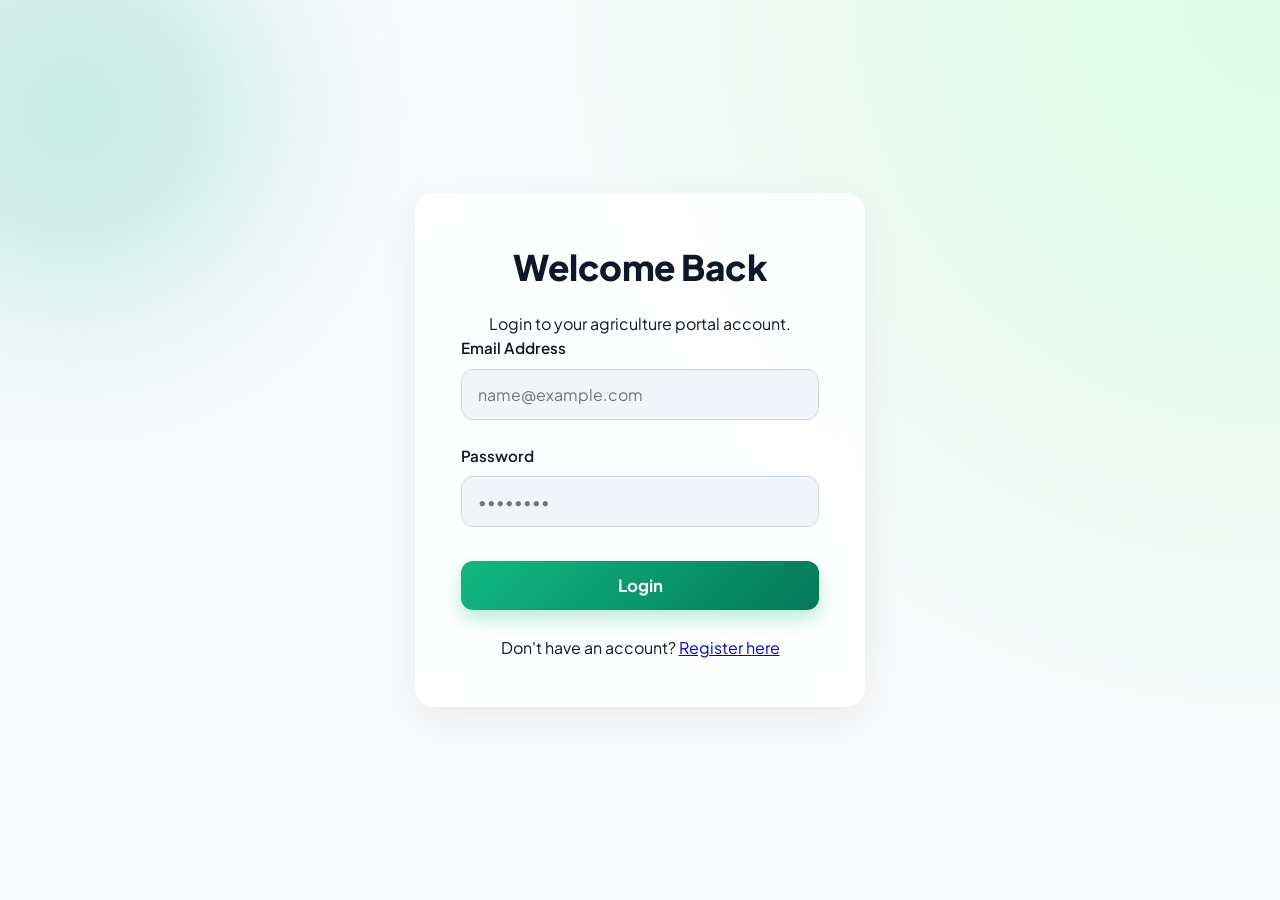
<file: login.html>
<!DOCTYPE html>
<html lang="en">
<head>
    <meta charset="UTF-8">
    <meta name="viewport" content="width=device-width, initial-scale=1.0">
    <title>Login - Agriculture Portal</title>
    <link rel="stylesheet" href="css/style.css">
</head>
<body>

    <div class="auth-wrapper">
        <div class="glass-panel auth-card">
            <h2>Welcome Back</h2>
            <p>Login to your agriculture portal account.</p>

            <form id="loginForm">
                <div class="form-group">
                    <label>Email Address</label>
                    <input type="email" id="email" class="form-control" required placeholder="name@example.com">
                </div>
                <div class="form-group">
                    <label>Password</label>
                    <input type="password" id="password" class="form-control" required placeholder="••••••••">
                </div>
                
                <button type="submit" class="btn btn-primary" style="width: 100%; margin-top: 10px;">Login</button>
            </form>

            <p style="margin-top: 25px; margin-bottom: 0;">Don't have an account? <a href="register.html" class="link">Register here</a></p>
        </div>
    </div>

    <script src="js/main.js"></script>
    <script src="js/auth.js"></script>
</body>
</html>
</file>
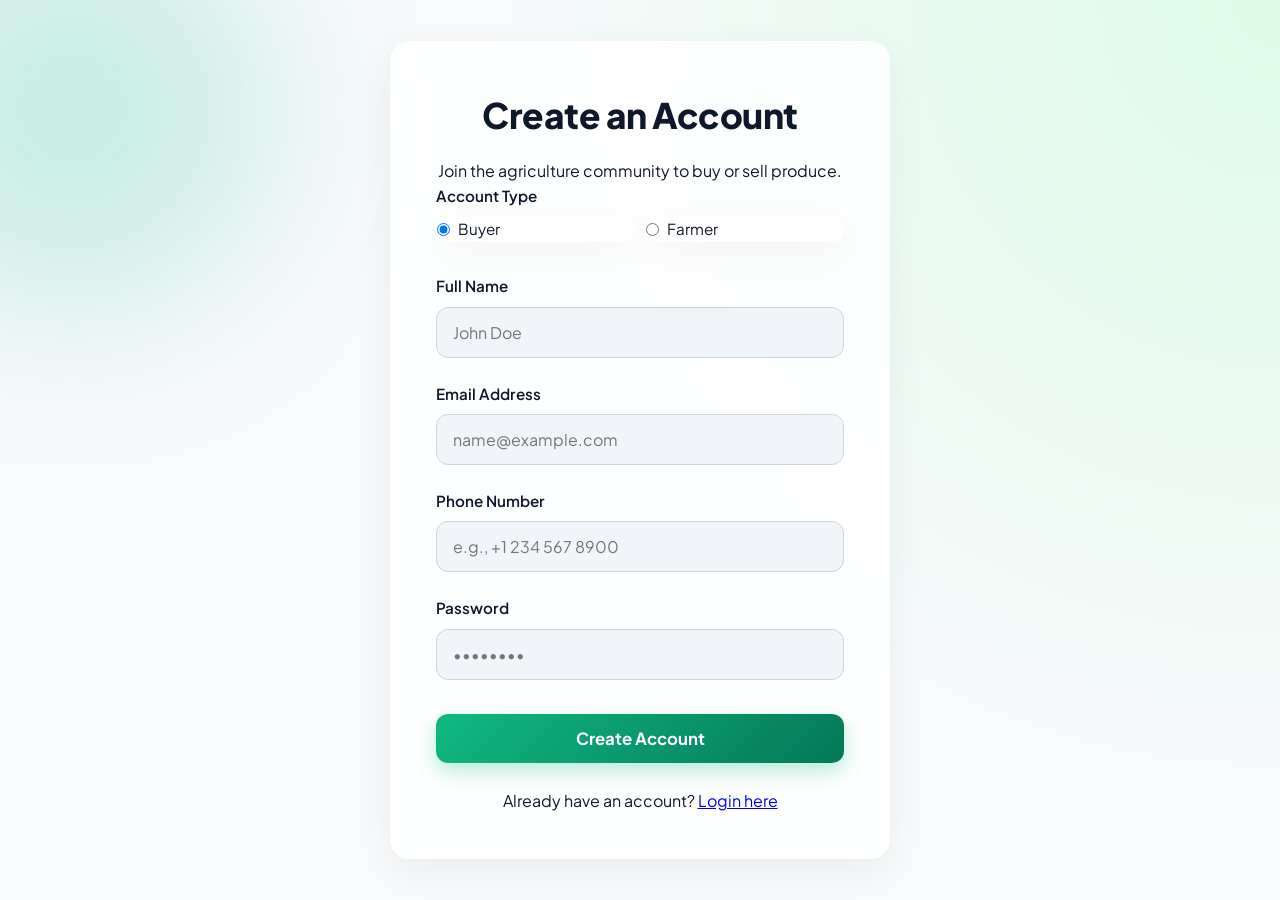
<file: register.html>
<!DOCTYPE html>
<html lang="en">
<head>
    <meta charset="UTF-8">
    <meta name="viewport" content="width=device-width, initial-scale=1.0">
    <title>Register - Agriculture Portal</title>
    <link rel="stylesheet" href="css/style.css">
</head>
<body>

    <div class="auth-wrapper" style="padding: 40px 20px;">
        <div class="glass-panel auth-card" style="max-width: 500px;">
            <h2>Create an Account</h2>
            <p>Join the agriculture community to buy or sell produce.</p>

            <form id="registerForm">
                <div class="form-group">
                    <label>Account Type</label>
                    <div style="display: flex; gap: 10px;">
                        <label style="flex: 1; display:flex; align-items:center; gap:8px; font-weight: normal; cursor:pointer;" class="glass-panel" style="padding: 10px;">
                            <input type="radio" name="role" value="buyer" checked> Buyer
                        </label>
                        <label style="flex: 1; display:flex; align-items:center; gap:8px; font-weight: normal; cursor:pointer;" class="glass-panel" style="padding: 10px;">
                            <input type="radio" name="role" value="farmer"> Farmer
                        </label>
                    </div>
                </div>

                <div class="form-group">
                    <label>Full Name</label>
                    <input type="text" id="name" class="form-control" required placeholder="John Doe">
                </div>

                <div class="form-group">
                    <label>Email Address</label>
                    <input type="email" id="email" class="form-control" required placeholder="name@example.com">
                </div>

                <div class="form-group">
                    <label>Phone Number</label>
                    <input type="text" id="phone" class="form-control" required placeholder="e.g., +1 234 567 8900">
                </div>

                <div class="form-group">
                    <label>Password</label>
                    <input type="password" id="password" class="form-control" required placeholder="••••••••">
                </div>
                
                <button type="submit" class="btn btn-primary" style="width: 100%; margin-top: 10px;">Create Account</button>
            </form>

            <p style="margin-top: 25px; margin-bottom: 0;">Already have an account? <a href="login.html" class="link">Login here</a></p>
        </div>
    </div>

    <script src="js/main.js"></script>
    <script src="js/auth.js"></script>
</body>
</html>
</file>
<file: css/style.css>
@import url('https://fonts.googleapis.com/css2?family=Plus+Jakarta+Sans:wght@300;400;500;600;700;800&display=swap');

:root {
    --primary: #10b981;
    --primary-light: #34d399;
    --primary-dark: #047857;
    --secondary: #f59e0b;
    --bg-color: #f8fafc;
    --surface: #ffffff;
    --text-main: #0f172a;
    --text-muted: #64748b;
    --alert-error: #ef4444;
    --alert-success: #10b981;
    --glass-bg: rgba(255, 255, 255, 0.85);
    --glass-border: rgba(255, 255, 255, 0.6);
    --shadow: 0 12px 40px rgba(0, 0, 0, 0.06);
    --shadow-hover: 0 20px 50px rgba(16, 185, 129, 0.15);
    --transition: all 0.4s cubic-bezier(0.16, 1, 0.3, 1);
}

* { margin: 0; padding: 0; box-sizing: border-box; font-family: 'Plus Jakarta Sans', sans-serif; }

body { 
    background-color: var(--bg-color); 
    color: var(--text-main); 
    line-height: 1.6; 
    overflow-x: hidden; 
}

/* Utilities */
.container { max-width: 1200px; margin: 0 auto; padding: 0 20px; position: relative; z-index: 10; }

.glass-panel {
    background: var(--glass-bg);
    backdrop-filter: blur(16px);
    -webkit-backdrop-filter: blur(16px);
    border: 1px solid var(--glass-border);
    border-radius: 20px;
    box-shadow: var(--shadow);
    transition: var(--transition);
}

.btn {
    padding: 14px 28px;
    border-radius: 12px;
    border: none;
    font-size: 1.05rem;
    font-weight: 700;
    cursor: pointer;
    transition: var(--transition);
    display: inline-flex;
    align-items: center;
    justify-content: center;
    gap: 10px;
    text-decoration: none;
    position: relative;
    overflow: hidden;
}
.btn::after {
    content: '';
    position: absolute;
    top: 50%; left: 50%;
    width: 300%; height: 300%;
    background: rgba(255,255,255,0.1);
    transform: translate(-50%, -50%) scale(0);
    border-radius: 50%;
    transition: transform 0.6s ease-out;
}
.btn:active::after { transform: translate(-50%, -50%) scale(1); transition: 0s; }

.btn-primary { 
    background: linear-gradient(135deg, var(--primary) 0%, var(--primary-dark) 100%); 
    color: white; 
    box-shadow: 0 8px 20px rgba(16, 185, 129, 0.3);
}
.btn-primary:hover { 
    transform: translateY(-3px); 
    box-shadow: 0 12px 25px rgba(16, 185, 129, 0.4); 
    filter: brightness(1.1);
}
.btn-secondary { background: var(--secondary); color: white; box-shadow: 0 8px 20px rgba(245, 158, 11, 0.3);}
.btn-secondary:hover { transform: translateY(-3px); box-shadow: 0 12px 25px rgba(245, 158, 11, 0.4); }
.btn-danger { background: var(--alert-error); color: white; }
.btn-danger:hover { transform: translateY(-3px); box-shadow: 0 12px 25px rgba(239, 68, 68, 0.3); }

/* Navigation */
.navbar { position: fixed; top: 0; width: 100%; z-index: 1000; padding: 20px 0; transition: var(--transition); }
.navbar.scrolled { padding: 12px 0; background: var(--glass-bg); backdrop-filter: blur(16px); box-shadow: var(--shadow); border-bottom: 1px solid var(--glass-border); }
.nav-container { display: flex; justify-content: space-between; align-items: center; }
.brand-logo { font-size: 1.6rem; font-weight: 800; color: var(--primary-dark); text-decoration: none; display: flex; align-items: center; gap: 8px; letter-spacing: -0.5px;}
.nav-links { display: flex; gap: 24px; list-style: none; align-items: center; }
.nav-links a { position: relative; text-decoration: none; color: var(--text-muted); font-weight: 600; transition: var(--transition); padding: 5px 0;}
.nav-links a::after {
    content: '';
    position: absolute; bottom: 0; left: 0; width: 0; height: 2px;
    background: var(--primary); transition: width 0.3s ease;
}
.nav-links a:hover { color: var(--primary-dark); }
.nav-links a:hover::after, .nav-links a[style*="color:var(--primary)"]::after { width: 100%; }
.user-info { display:flex; align-items:center; gap: 12px; font-weight: 600; color: var(--text-main); }

/* Forms */
.form-group { margin-bottom: 24px; text-align: left; }
.form-group label { display: block; margin-bottom: 8px; font-weight: 600; color: var(--text-main); font-size: 0.95rem; }
.form-control, .form-select, .form-textarea {
    width: 100%;
    padding: 14px 16px;
    border: 1px solid #cbd5e1;
    border-radius: 12px;
    font-size: 1rem;
    color: var(--text-main);
    transition: var(--transition);
    background: #f1f5f9;
}
.form-control:focus, .form-select:focus, .form-textarea:focus {
    outline: none;
    border-color: var(--primary);
    background: white;
    box-shadow: 0 0 0 4px rgba(16, 185, 129, 0.15);
    transform: translateY(-2px);
}

/* Auth Layout */
.auth-wrapper {
    min-height: 100vh;
    display: flex;
    align-items: center;
    justify-content: center;
    background: radial-gradient(circle at top right, #dcfce7, #f8fafc 50%);
    padding: 20px;
    position: relative;
    overflow: hidden;
}
.auth-wrapper::before {
    content: ''; position: absolute; top: -10%; left: -10%; width: 400px; height: 400px;
    background: rgba(16, 185, 129, 0.2); filter: blur(80px); border-radius: 50%; animation: float 10s infinite ease-in-out;
}
.auth-card { position: relative; z-index: 10; width: 100%; max-width: 450px; padding: 45px; text-align: center; }
.auth-card h2 { margin-bottom: 15px; font-size: 2.2rem; font-weight: 800; color: var(--text-main); letter-spacing: -0.5px;}

/* Dashboard Layout */
.dashboard-wrapper { padding-top: 120px; padding-bottom: 80px; }
.page-header { margin-bottom: 40px; }
.page-header h1 { font-size: 2.4rem; font-weight: 800; color: var(--text-main); letter-spacing: -1px; }

/* Cards & Grid */
.grid { display: grid; gap: 30px; }
.grid-2 { grid-template-columns: repeat(auto-fit, minmax(400px, 1fr)); }
.grid-3 { grid-template-columns: repeat(auto-fit, minmax(320px, 1fr)); }
.grid-4 { grid-template-columns: repeat(auto-fit, minmax(260px, 1fr)); }

.card {
    background: var(--surface);
    border-radius: 20px;
    overflow: hidden;
    box-shadow: 0 10px 30px rgba(0,0,0,0.03);
    transition: var(--transition);
    border: 1px solid rgba(255,255,255,0.8);
}
.card:hover { transform: translateY(-8px); box-shadow: var(--shadow-hover); }
.card-img { width: 100%; height: 220px; object-fit: cover; transition: transform 0.5s; }
.card:hover .card-img { transform: scale(1.05); }
.card-body { padding: 25px; }
.card-title { font-size: 1.35rem; font-weight: 800; margin-bottom: 10px; color: var(--text-main); letter-spacing: -0.5px;}
.card-text { color: var(--text-muted); margin-bottom: 20px; font-size: 1rem; }
.card-price { font-size: 1.6rem; font-weight: 800; color: var(--primary); margin-bottom: 20px; display: inline-block; padding: 5px 15px; background: rgba(16,185,129,0.1); border-radius: 10px;}

/* Tables */
table { width: 100%; border-collapse: separate; border-spacing: 0; background: white; border-radius: 16px; overflow: hidden; box-shadow: 0 10px 30px rgba(0,0,0,0.03); }
thead { background: var(--bg-color); }
th { padding: 18px 24px; text-align: left; color: var(--text-muted); font-size: 0.9rem; text-transform: uppercase; letter-spacing: 1px; font-weight: 700; border-bottom: 1px solid #e2e8f0; }
td { padding: 18px 24px; text-align: left; border-bottom: 1px solid #f1f5f9; color: var(--text-main); font-weight: 500;}
tbody tr { transition: var(--transition); }
tbody tr:hover { background: #f8fafc; transform: scale(1.001); box-shadow: 0 4px 15px rgba(0,0,0,0.02); }

/* Animations */
.slide-up { animation: slideUp 0.8s cubic-bezier(0.16, 1, 0.3, 1) forwards; opacity: 0; transform: translateY(40px); }
@keyframes slideUp { to { opacity: 1; transform: translateY(0); } }

@keyframes float {
    0%, 100% { transform: translateY(0px) rotate(0deg); }
    50% { transform: translateY(-30px) rotate(10deg); }
}

/* Interactive elements */
.interactive-hover { transition: var(--transition); cursor: pointer; }
.interactive-hover:hover {
    transform: translateY(-5px) scale(1.02);
    box-shadow: var(--shadow-hover);
}
</file>
